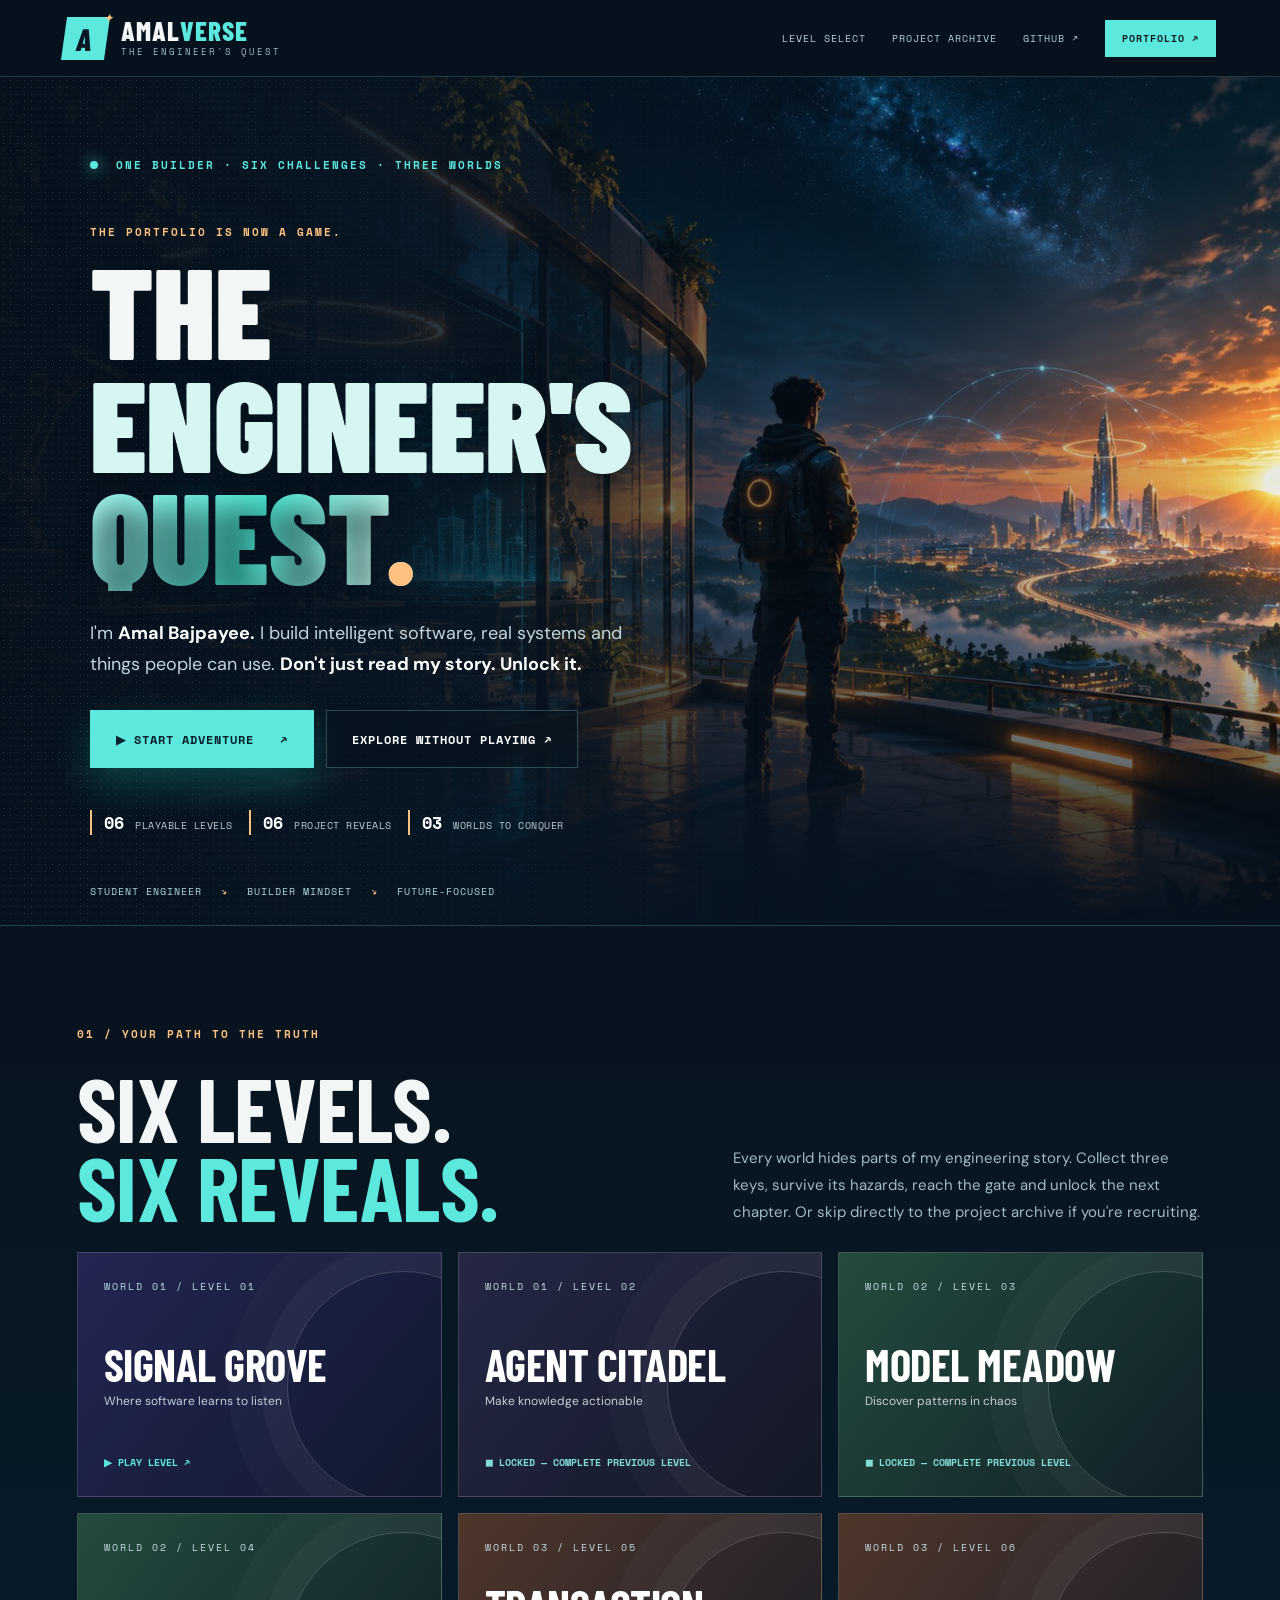
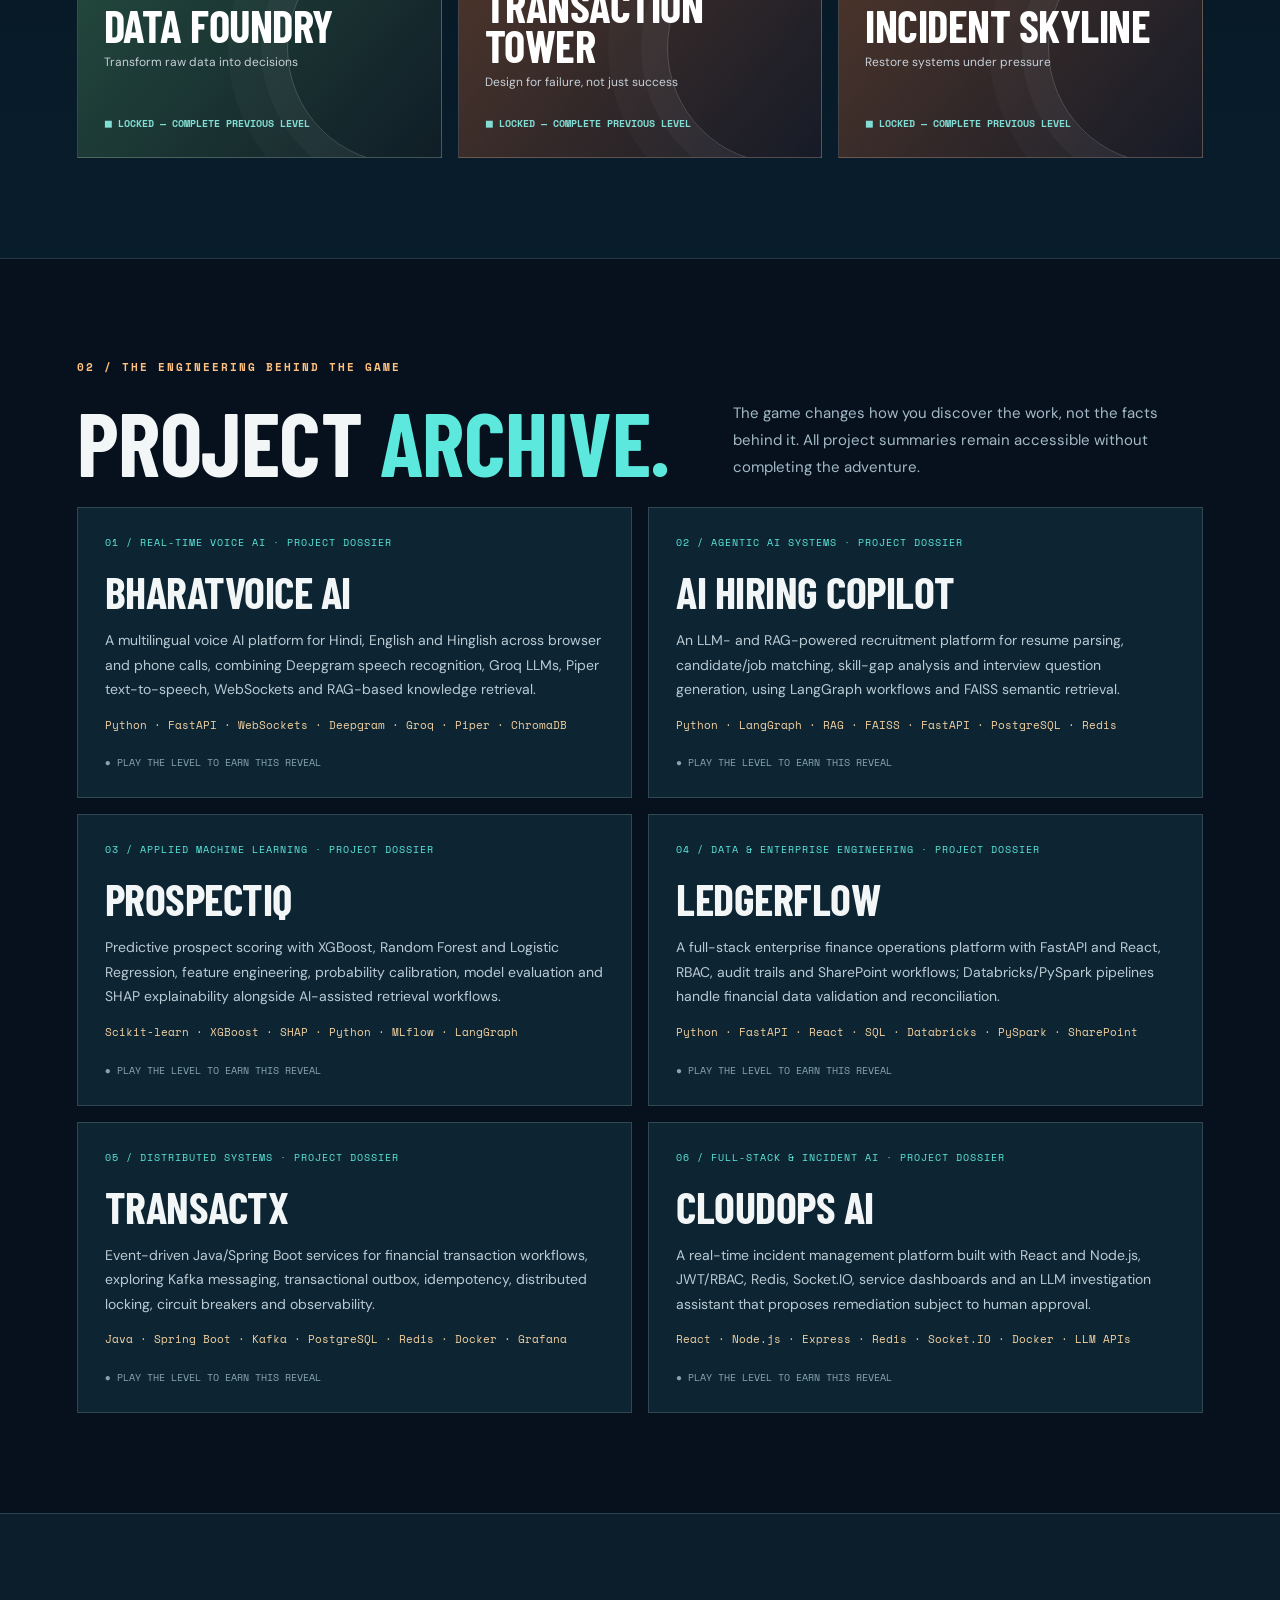
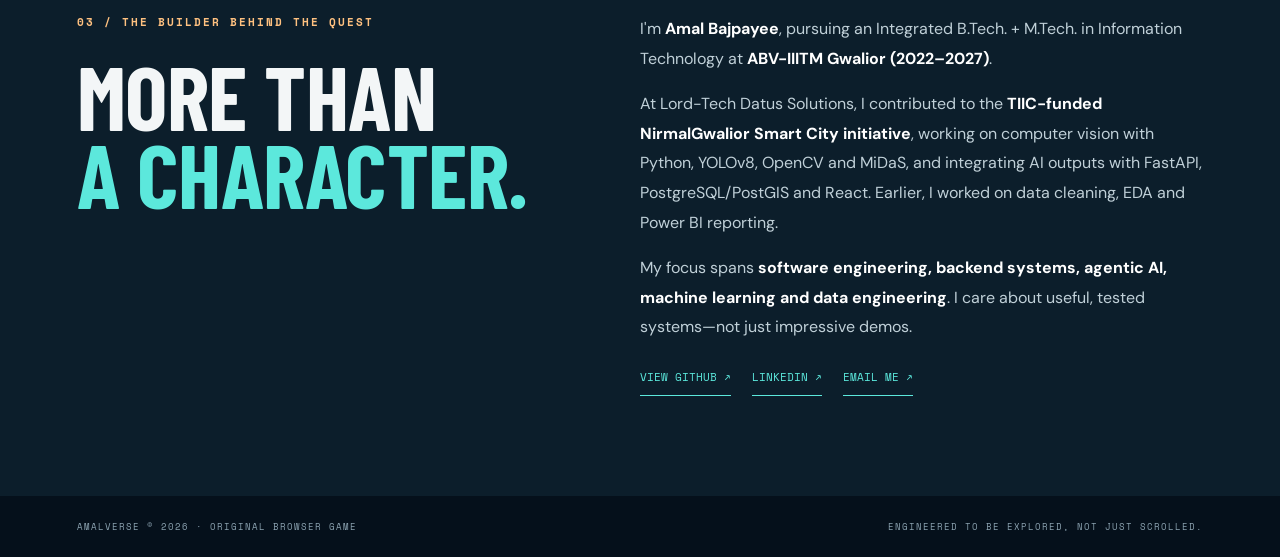
<file: docs/index.html>
<!doctype html>
<html lang="en">
<head>
  <meta charset="utf-8" />
  <meta name="viewport" content="width=device-width, initial-scale=1, viewport-fit=cover" />
  <meta name="theme-color" content="#081424" />
  <meta name="description" content="AMALVERSE: The Engineer's Quest. A playable six-level platform adventure that unlocks Amal Bajpayee's engineering projects, skills and story." />
  <meta property="og:title" content="AMALVERSE — The Engineer's Quest" />
  <meta property="og:description" content="Run, jump, battle bots and unlock six projects in this playable developer portfolio." />
  <meta property="og:image" content="assets/visionary-hero.jpg" />
  <title>AMALVERSE | The Engineer's Quest — A Playable Portfolio</title>
  <link rel="preconnect" href="https://fonts.googleapis.com" />
  <link rel="preconnect" href="https://fonts.gstatic.com" crossorigin />
  <link href="https://fonts.googleapis.com/css2?family=Barlow+Condensed:wght@500;600;700;800;900&family=DM+Sans:wght@400;500;600;700;800&family=Space+Mono:wght@400;700&display=swap" rel="stylesheet" />
  <link rel="stylesheet" href="style.css" />
</head>
<body>
  <header class="masthead">
    <a href="#top" class="mark" id="homeLink"><span class="mark-glyph">A<span>✦</span></span><span>AMAL<span class="mark-accent">VERSE</span><small>THE ENGINEER'S QUEST</small></span></a>
    <nav class="site-nav" aria-label="Main navigation">
      <button id="navLevels">LEVEL SELECT</button><button id="navDossiers">PROJECT ARCHIVE</button><a href="https://github.com/AmalBajpayee09" target="_blank" rel="noopener">GITHUB ↗</a><a class="nav-primary" href="https://abajpayee33.vercel.app/" target="_blank" rel="noopener">PORTFOLIO ↗</a>
    </nav>
  </header>
  <main id="top">
    <section class="landing" id="landing" aria-labelledby="heroTitle">
      <div class="landing-image"></div><div class="landing-grain"></div>
      <div class="landing-content">
        <div class="hero-overline"><i></i> ONE BUILDER · SIX CHALLENGES · THREE WORLDS</div>
        <p class="hero-kicker">THE PORTFOLIO IS NOW A GAME.</p>
        <h1 id="heroTitle">THE <span>ENGINEER'S</span><br/><em>QUEST<span class="period">.</span></em></h1>
        <p class="hero-sub">I'm <strong>Amal Bajpayee.</strong> I build intelligent software, real systems and things people can use. <strong>Don't just read my story. Unlock it.</strong></p>
        <div class="hero-ctas"><button class="primary-btn" id="playBtn"><span>▶</span> START ADVENTURE <b>↗</b></button><button class="ghost-btn" id="exploreBtn">EXPLORE WITHOUT PLAYING ↗</button></div>
        <div class="hero-facts"><span><strong>06</strong> PLAYABLE LEVELS</span><span><strong>06</strong> PROJECT REVEALS</span><span><strong>03</strong> WORLDS TO CONQUER</span></div>
      </div>
      <p class="hero-endcap">STUDENT ENGINEER <span>↘</span> BUILDER MINDSET <span>↘</span> FUTURE-FOCUSED</p>
    </section>

    <section class="game-container" id="gameSection" hidden aria-label="Playable side-scrolling platform game">
      <div class="game-heading"><div><span class="tiny-overline">ARCADE MODE // LIVE ADVENTURE</span><h2>RUN. JUMP. <em>UNLOCK.</em></h2></div><button class="back-btn" id="backToLobby">← LOBBY</button></div>
      <div class="game-frame" id="gameFrame">
        <div class="game-hud"><div><span class="hud-label" id="hudWorld">WORLD 01 · NEURAL FRONTIER</span><strong id="hudLevel">01 / SIGNAL GROVE</strong></div><div class="hud-numbers"><span>✦ <b id="hudGems">0/3</b></span><span>♥ <b id="hudLives">♥ ♥ ♥</b></span><span>★ <b id="hudScore">0000</b></span></div></div>
        <canvas id="gameCanvas" width="1100" height="620" tabindex="0" aria-label="Side-scrolling platformer: use left/right arrows to move, Space to jump, X to fire a pulse and E to enter the exit portal."></canvas>
        <div class="game-toast" id="gameToast" role="status" aria-live="polite"></div>
        <div class="game-controls"><span>← → / A D MOVE</span><span>SPACE / W / ↑ JUMP</span><span>X / K ATTACK</span><span>E ENTER GATE</span><span>ESC PAUSE</span></div>
      </div>
      <div class="mobile-pad" aria-label="Touch controls"><div class="mobile-direction"><button data-hold="left" aria-label="Move left">◀</button><button data-hold="right" aria-label="Move right">▶</button></div><div class="mobile-action"><button id="touchFire">⚡ ATTACK</button><button id="touchJump">↑ JUMP</button><button id="touchEnter">↗ ENTER</button></div></div>
      <div class="game-below"><span id="checkpointStatus">CHECKPOINT: START</span><div><button id="restartLevel">↺ RESTART LEVEL</button><button id="pauseGame">Ⅱ PAUSE</button><button id="openMap">☷ LEVEL MAP</button><button id="soundToggle" aria-pressed="false">♫ AUDIO OFF</button></div></div>
    </section>

    <section class="levels-section" id="levels"><div class="section-overline">01 / YOUR PATH TO THE TRUTH</div><div class="section-heading"><h2>SIX LEVELS.<br/><em>SIX REVEALS.</em></h2><p>Every world hides parts of my engineering story. Collect three keys, survive its hazards, reach the gate and unlock the next chapter. Or skip directly to the project archive if you're recruiting.</p></div><div class="level-grid" id="levelGrid"></div></section>

    <section class="archive-section" id="archive"><div class="section-overline">02 / THE ENGINEERING BEHIND THE GAME</div><div class="section-heading"><h2>PROJECT <em>ARCHIVE.</em></h2><p>The game changes how you discover the work, not the facts behind it. All project summaries remain accessible without completing the adventure.</p></div><div class="archive-grid" id="archiveGrid"></div></section>

    <section class="about-section" id="about"><div><span class="section-overline">03 / THE BUILDER BEHIND THE QUEST</span><h2>MORE THAN<br/><em>A CHARACTER.</em></h2></div><div class="about-copy"><p>I'm <strong>Amal Bajpayee</strong>, pursuing an Integrated B.Tech. + M.Tech. in Information Technology at <strong>ABV-IIITM Gwalior (2022–2027)</strong>.</p><p>At Lord-Tech Datus Solutions, I contributed to the <strong>TIIC-funded NirmalGwalior Smart City initiative</strong>, working on computer vision with Python, YOLOv8, OpenCV and MiDaS, and integrating AI outputs with FastAPI, PostgreSQL/PostGIS and React. Earlier, I worked on data cleaning, EDA and Power BI reporting.</p><p>My focus spans <strong>software engineering, backend systems, agentic AI, machine learning and data engineering</strong>. I care about useful, tested systems—not just impressive demos.</p><div class="about-links"><a href="https://github.com/AmalBajpayee09?tab=repositories" target="_blank" rel="noopener">VIEW GITHUB ↗</a><a href="https://www.linkedin.com/in/abajpai09/" target="_blank" rel="noopener">LINKEDIN ↗</a><a href="mailto:amalbajpayee09@gmail.com">EMAIL ME ↗</a></div></div></section>
  </main>
  <footer><span>AMALVERSE © 2026 · ORIGINAL BROWSER GAME</span><span>ENGINEERED TO BE EXPLORED, NOT JUST SCROLLED.</span></footer>
  <div class="modal-root" id="modalRoot" hidden><div class="modal-scrim" id="modalScrim"></div><div class="modal-panel" role="dialog" aria-modal="true" aria-labelledby="modalTitle"><button class="modal-close" id="modalClose" aria-label="Close">✕</button><div id="modalContent"></div></div></div>
  <noscript><p class="no-js">JavaScript is needed to play. The <a href="https://github.com/AmalBajpayee09">GitHub repositories</a> are available without it.</p></noscript>
  <script defer src="game.js"></script>
</body>
</html>
</file>
<file: docs/style.css>
:root{--bg:#06101c;--bg2:#0b1d2b;--ink:#f3f6f7;--muted:#a3bac5;--teal:#5ce8dc;--gold:#ffc180;--purple:#ba9afa;--line:rgba(156,222,224,.19);--display:'Barlow Condensed',Impact,'Arial Narrow',sans-serif;--body:'DM Sans',Arial,sans-serif;--mono:'Space Mono',monospace}*{box-sizing:border-box}html{scroll-behavior:smooth}body{margin:0;background:var(--bg);color:var(--ink);font:16px/1.55 var(--body);-webkit-font-smoothing:antialiased}a{color:inherit;text-decoration:none}button{font:inherit;cursor:pointer}button:focus-visible,a:focus-visible,canvas:focus-visible{outline:2px solid var(--gold);outline-offset:4px}em{font-style:normal;color:var(--teal)}[hidden]{display:none!important}h1,h2,h3,p{margin-top:0}.masthead{height:77px;display:flex;align-items:center;justify-content:space-between;padding:0 clamp(20px,5vw,90px);background:#06111ef5;border-bottom:1px solid var(--line);position:relative;z-index:12}.mark{display:flex;align-items:center;gap:14px;font-family:var(--display);font-size:27px;letter-spacing:1px;font-weight:800;line-height:1}.mark-glyph{display:grid;place-items:center;width:43px;height:43px;background:var(--teal);color:#071723;font-size:31px;transform:skew(-8deg)}.mark-glyph span{font-size:11px;position:absolute;right:-5px;top:-5px;color:var(--gold)}.mark-accent{color:var(--teal)}.mark small{display:block;color:var(--muted);font:9px/1.7 var(--mono);letter-spacing:2px}.site-nav{display:flex;align-items:center;gap:26px}.site-nav button,.site-nav a{border:0;background:none;color:#b8d1d5;font:10px var(--mono);letter-spacing:1px;padding:10px 0;white-space:nowrap}.site-nav button:hover,.site-nav a:hover{color:var(--teal)}.site-nav .nav-primary{color:#0b1c25;background:var(--teal);font-weight:700;padding:11px 17px}.landing{min-height:735px;position:relative;isolation:isolate;display:flex;flex-direction:column;justify-content:center;overflow:hidden;background:#09202d}.landing-image{position:absolute;inset:0;z-index:-3;background-image:url('assets/visionary-hero.jpg');background-size:cover;background-position:center 48%;animation:heroDrift 16s ease-in-out infinite alternate}.landing:after{content:'';position:absolute;inset:0;z-index:-2;background:linear-gradient(90deg,#06111df7 0%,#071523ed 30%,#0715258c 55%,#06111d08 100%),linear-gradient(0deg,#06111d 0%,transparent 40%)}.landing-grain{position:absolute;inset:0;z-index:-1;pointer-events:none;opacity:.16;background-image:radial-gradient(#a9fcf7 0.65px,transparent .65px);background-size:7px 7px;mask-image:linear-gradient(90deg,black,transparent 70%)}.landing-content{padding:80px clamp(28px,7vw,128px) 90px;max-width:920px}.hero-overline,.hero-kicker,.section-overline,.tiny-overline{font:700 11px/1.6 var(--mono);letter-spacing:2px;color:var(--teal)}.hero-overline i{display:inline-block;width:8px;height:8px;border-radius:50%;background:var(--teal);box-shadow:0 0 15px var(--teal);margin-right:9px;animation:blink 2s infinite}.hero-kicker{color:var(--gold);margin-top:49px;margin-bottom:12px}h1,h2,h3{font-family:var(--display);line-height:.88;letter-spacing:-.5px;text-transform:uppercase}h1{font-size:clamp(78px,10vw,164px);margin:0 0 27px;font-weight:900;text-shadow:0 13px 28px #03101790}h1 span{color:#d7f6f3}h1 em{display:inline-block;background:linear-gradient(110deg,#aefcf4,#4eeed6,#e8faf6);background-clip:text;color:transparent}.period{color:var(--gold)}.hero-sub{max-width:580px;color:#c3d5dc;font-size:18px;line-height:1.7}.hero-sub strong{color:white}.hero-ctas{display:flex;gap:12px;flex-wrap:wrap;margin:31px 0 42px}.primary-btn,.ghost-btn{min-height:58px;padding:0 25px;font:700 12px var(--mono);letter-spacing:1px;border:1px solid var(--teal)}.primary-btn{background:var(--teal);color:#07202c;box-shadow:0 16px 38px #1cf6ce36;transition:transform .2s,box-shadow .2s}.primary-btn:hover{transform:translateY(-3px);box-shadow:0 22px 45px #1cf6ce58}.primary-btn b{margin-left:18px}.ghost-btn{background:#06131eb0;color:white;border-color:#71969b66}.ghost-btn:hover{border-color:var(--teal);background:#112a38}.hero-facts{display:flex;flex-wrap:wrap;gap:16px;font:10px var(--mono);letter-spacing:.5px;color:#bdccd2}.hero-facts span{border-left:2px solid var(--gold);padding-left:12px}.hero-facts strong{font-size:17px;color:white;margin-right:4px}.hero-endcap{position:absolute;left:clamp(28px,7vw,128px);bottom:16px;font:10px var(--mono);letter-spacing:1px;color:#b3d9dc}.hero-endcap span{color:var(--gold);margin:0 12px}@keyframes heroDrift{from{transform:scale(1)}to{transform:scale(1.055) translateX(-1%)}}@keyframes blink{50%{opacity:.25}}
.game-container{padding:60px clamp(16px,4vw,86px) 50px;background:radial-gradient(ellipse at 50% 0%,#134359 0%,#071521 48%,#050d18 100%)}.game-heading,.section-heading{display:flex;align-items:end;justify-content:space-between;gap:35px;max-width:1400px;margin:0 auto 26px}.game-heading h2{font-size:clamp(40px,5.6vw,75px);margin:6px 0}.back-btn,.game-below button{background:transparent;color:#b9d5db;border:1px solid #70a8b05e;padding:10px 15px;font:10px var(--mono)}.back-btn:hover,.game-below button:hover{border-color:var(--teal);color:white}.game-frame{position:relative;max-width:1400px;margin:auto;border:5px solid #164d61;box-shadow:0 0 0 1px #58c5bc88,0 30px 100px #0009;background:#142638;overflow:hidden}.game-frame:before,.game-frame:after{content:'';position:absolute;width:27px;height:27px;border:4px solid var(--teal);z-index:3;pointer-events:none}.game-frame:before{top:4px;left:4px;border-right:0;border-bottom:0}.game-frame:after{bottom:4px;right:4px;border-left:0;border-top:0}#gameCanvas{display:block;width:100%;height:auto;aspect-ratio:1100/620;touch-action:none}.game-hud{position:absolute;z-index:2;top:15px;left:20px;right:20px;display:flex;justify-content:space-between;align-items:start;gap:15px;pointer-events:none;text-shadow:0 2px 5px #000b}.game-hud>div:first-child{display:flex;flex-direction:column;gap:2px}.game-hud strong{font:700 clamp(15px,1.9vw,24px) var(--display);letter-spacing:1px}.hud-label{color:#c3f4f2;font:9px var(--mono);letter-spacing:1px}.hud-numbers{display:flex;gap:14px;background:#081824b5;padding:9px 13px;border:1px solid #ffffff24;font:11px var(--mono);white-space:nowrap}.hud-numbers span:nth-child(1){color:#ffdc7b}.hud-numbers span:nth-child(2){color:#ff8085}.hud-numbers span:nth-child(3){color:#80f6e7}.game-toast{position:absolute;bottom:40px;left:50%;transform:translate(-50%,12px);opacity:0;z-index:3;pointer-events:none;transition:opacity .25s,transform .25s;padding:14px 22px;max-width:85%;background:#061525ea;color:white;border:1px solid #58e8db;font:12px var(--mono);text-align:center}.game-toast.show{opacity:1;transform:translate(-50%,0)}.game-controls{display:flex;gap:16px;flex-wrap:wrap;align-items:center;justify-content:center;background:#060e19;min-height:40px;color:#94bfc6;font:10px var(--mono);letter-spacing:.25px}.game-below{max-width:1400px;margin:15px auto;display:flex;justify-content:space-between;gap:18px;align-items:center;color:#8cb3bd;font:10px var(--mono)}.game-below>div{display:flex;gap:8px;flex-wrap:wrap}.mobile-pad{display:none;max-width:1400px;margin:13px auto;align-items:center;justify-content:space-between;gap:15px;touch-action:manipulation}.mobile-pad>div{display:flex;gap:10px}.mobile-pad button{border:1px solid #72e6df77;background:#103242;color:#e9f9f7;font:700 13px var(--mono);border-radius:10px;min-width:69px;min-height:61px;touch-action:none;user-select:none}.mobile-pad button.pressed,.mobile-pad button:active{background:var(--teal);color:#071521}.levels-section,.archive-section,.about-section{padding:100px clamp(20px,6vw,105px);border-top:1px solid var(--line)}.levels-section{background:linear-gradient(#07131e,#081d2c)}.archive-section{background:#07111d}.about-section{background:#0c1e2b;display:grid;grid-template-columns:.9fr 1.1fr;gap:8vw}.section-heading h2,.about-section h2{font-size:clamp(60px,7vw,110px);margin:0}.section-heading p{max-width:470px;font-size:15px;line-height:1.8;color:var(--muted);margin:0}.section-overline{display:block;margin:0 auto 24px;max-width:1400px;color:var(--gold)}.level-grid,.archive-grid{max-width:1400px;margin:auto;display:grid;grid-template-columns:repeat(3,minmax(0,1fr));gap:16px}.level-card{min-height:245px;position:relative;padding:26px;border:1px solid #ffffff2b;background:linear-gradient(145deg,#17344b,#071a27);overflow:hidden;display:flex;flex-direction:column;justify-content:space-between;transition:transform .25s,border-color .25s;text-align:left;color:white;cursor:pointer}.level-card:hover:not(:disabled){transform:translateY(-6px);border-color:var(--teal)}.level-card:disabled{cursor:not-allowed;filter:saturate(.65)}.level-card:after{content:'';position:absolute;width:230px;height:230px;border-radius:50%;border:1px solid #ffffff30;box-shadow:0 0 0 26px #ffffff08,0 0 0 59px #ffffff06;right:-78px;top:18px}.level-card .level-num{font:10px var(--mono);letter-spacing:2px;color:#bcdde8;z-index:1}.level-card h3{font-size:clamp(37px,3.5vw,56px);margin:20px 0 8px;position:relative;z-index:1}.level-card p{font-size:12px;color:#c3d0dd;position:relative;z-index:1}.level-card .level-state{color:var(--teal);font:700 10px var(--mono);z-index:1}.level-card[data-world="1"]{background:linear-gradient(130deg,#232653,#10182d)}.level-card[data-world="2"]{background:linear-gradient(130deg,#15503d,#0a1f2d)}.level-card[data-world="3"]{background:linear-gradient(130deg,#5b3422,#141b2e)}.archive-grid{grid-template-columns:repeat(2,minmax(0,1fr))}.archive-card{padding:27px;border:1px solid #ffffff28;background:#0d2533;position:relative}.archive-card-top{color:var(--teal);font:10px var(--mono);letter-spacing:1px;margin-bottom:20px}.archive-card h3{font-size:44px;line-height:1;margin-bottom:14px}.archive-card p{color:#b9cad3;font-size:14px;line-height:1.75}.archive-card .stack{font:11px/1.8 var(--mono);color:#f3d0a0}.archive-card .lock-note{font:10px var(--mono);color:#88a4b3;margin-top:20px}.about-copy p{max-width:640px;color:#c0d0d8;line-height:1.85}.about-copy strong{color:white}.about-links{display:flex;gap:21px;flex-wrap:wrap;margin-top:27px}.about-links a{border-bottom:1px solid var(--teal);color:var(--teal);font:11px var(--mono);padding-bottom:10px}footer{display:flex;justify-content:space-between;gap:20px;background:#05101b;padding:24px clamp(20px,6vw,105px);font:9px var(--mono);letter-spacing:1px;color:#8ca3b1}.modal-root{position:fixed;inset:0;z-index:50;display:grid;place-items:center;padding:20px}.modal-scrim{position:absolute;inset:0;background:#01070de5;backdrop-filter:blur(9px)}.modal-panel{position:relative;max-width:660px;width:100%;max-height:min(82vh,760px);overflow:auto;padding:clamp(27px,4vw,52px);background:linear-gradient(135deg,#102c3b,#081521);border:1px solid #71e2dd55;box-shadow:0 28px 100px #000b}.modal-close{position:absolute;top:18px;right:18px;width:38px;height:38px;background:none;color:white;border:1px solid #ffffff40}.modal-panel h2{font-size:clamp(46px,7vw,84px);margin:10px 0 23px;line-height:.95}.modal-panel p{color:#c1d6dd;line-height:1.8}.modal-panel .small{font:11px var(--mono);color:#88c7ca;letter-spacing:1px}.modal-panel .modal-stack{color:var(--gold);font:12px/1.7 var(--mono)}.modal-panel .modal-actions{display:flex;gap:12px;margin-top:24px;flex-wrap:wrap}.modal-panel button.action{padding:15px 22px;background:var(--teal);border:0;font:700 11px var(--mono);color:#081822}.modal-panel button.secondary{background:transparent;border:1px solid #6cb8b9;color:white}.modal-progress{display:flex;gap:10px;flex-wrap:wrap;margin-top:20px}.modal-progress span{padding:8px 11px;font:10px var(--mono);background:#132f3b;border:1px solid #ffffff23}.no-js{padding:20px}.no-js a{color:var(--teal)}
@media(max-width:900px){.site-nav{gap:12px}.site-nav a:nth-last-child(2),.site-nav button{display:none}.landing{min-height:660px}.landing-content{padding:70px 27px 95px}.landing:after{background:linear-gradient(90deg,#06111df4 0%,#071523d8 54%,#06111d60 100%),linear-gradient(0deg,#06111d,transparent 50%)}.hero-sub{max-width:530px}.level-grid{grid-template-columns:repeat(2,minmax(0,1fr))}.about-section{grid-template-columns:1fr}.game-hud{left:9px;right:9px;top:8px}.hud-numbers{gap:7px;padding:5px}.game-controls{font-size:8px;gap:8px}.mobile-pad{display:flex}.game-below{flex-direction:column;align-items:flex-start}}
@media(max-width:550px){.masthead{height:64px;padding:0 16px}.mark{font-size:22px}.mark-glyph{width:35px;height:35px}.mark small{font-size:7px}.site-nav .nav-primary{padding:8px 9px;font-size:8px}.site-nav a:not(.nav-primary){display:none}.landing{min-height:720px}.landing-image{background-position:54% center}.landing:after{background:linear-gradient(90deg,#06111df8,#06111db8),linear-gradient(0deg,#06111d,transparent 65%)}.hero-overline{font-size:9px}.hero-kicker{margin-top:38px}.hero-sub{font-size:15px}.hero-facts{gap:10px}.hero-facts span{font-size:8px}.primary-btn,.ghost-btn{width:100%;min-height:52px}.hero-endcap{font-size:8px;left:20px}.game-container{padding:40px 8px}.game-frame{border-width:2px}.game-hud .hud-label{font-size:6px}.game-hud strong{font-size:10px}.hud-numbers{font-size:8px}.game-controls{display:none}.game-below button{font-size:8px}.mobile-pad button{min-width:56px;min-height:55px;font-size:10px}.section-heading{display:block}.section-heading p{margin-top:19px}.levels-section,.archive-section,.about-section{padding:70px 20px}.level-grid,.archive-grid{grid-template-columns:1fr}.level-card{min-height:192px}.archive-card h3{font-size:39px}footer{display:block;font-size:8px}footer span{display:block;margin:8px 0}.game-toast{font-size:9px;padding:9px 12px}}
@media(prefers-reduced-motion:reduce){*,*:before,*:after{animation:none!important;transition:none!important;scroll-behavior:auto!important}}
</file>
